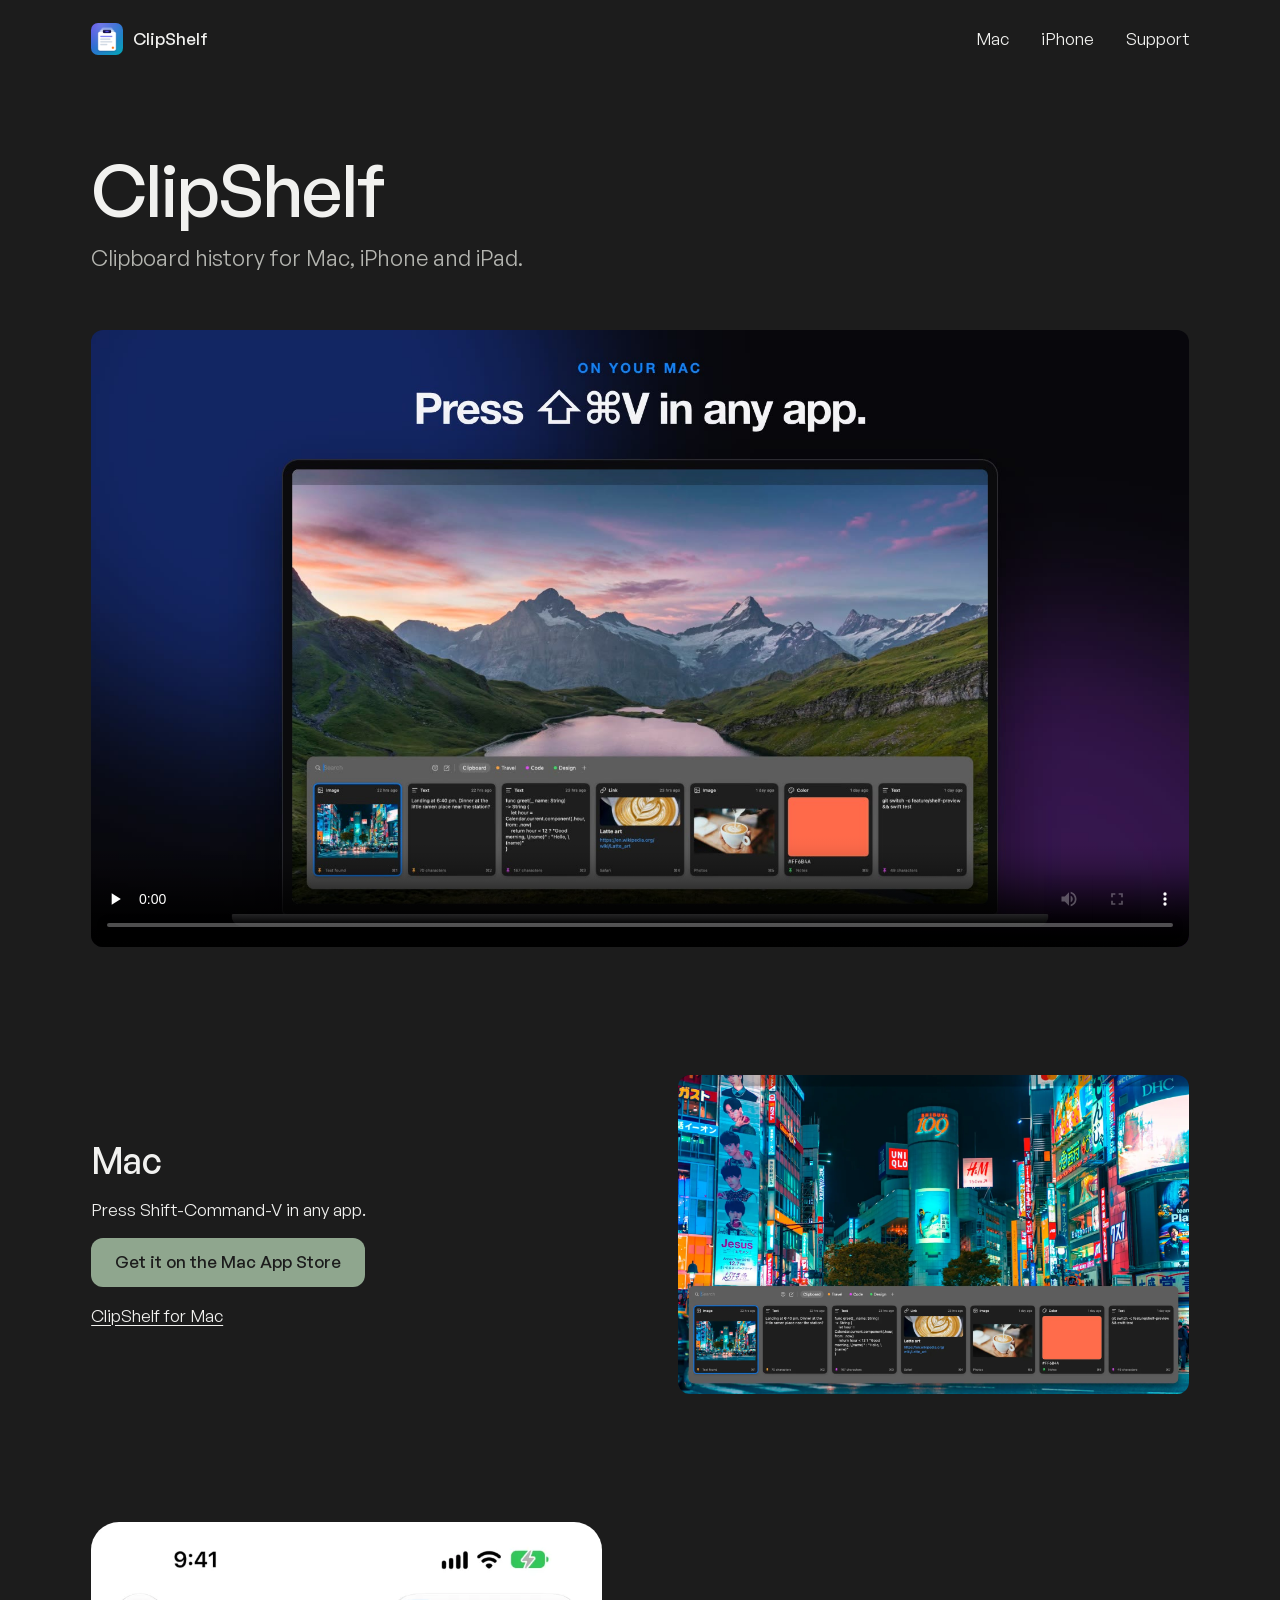
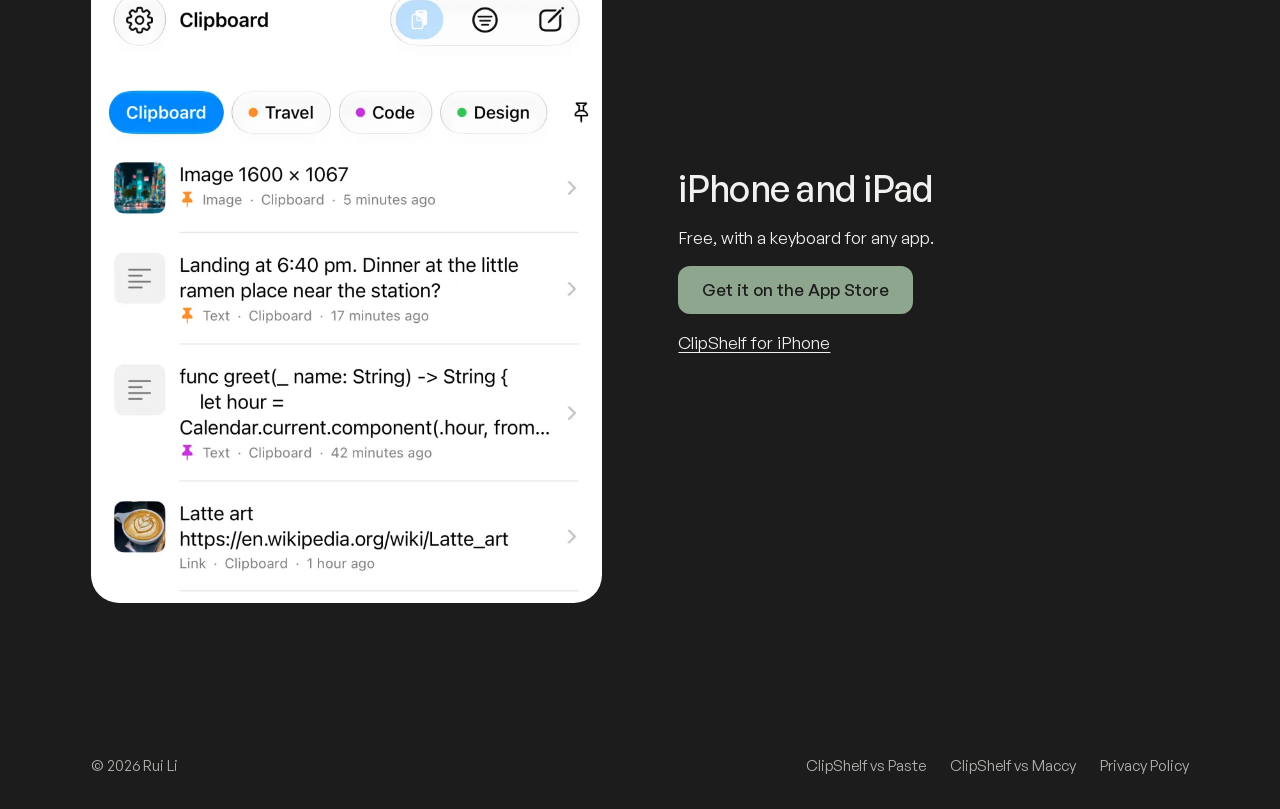
<file: index.html>
<!doctype html>
<html lang="en">
<head>
<meta charset="utf-8">
<meta name="viewport" content="width=device-width, initial-scale=1">
<title>ClipShelf: Clipboard Manager for Mac, iPhone and iPad</title>
<meta name="description" content="ClipShelf keeps everything you copy in a clipboard history you can search. Pin what matters and sync with your own iCloud. No accounts, no ads, no tracking.">
<link rel="canonical" href="https://clipshelfapp.vercel.app/">
<meta name="apple-itunes-app" content="app-id=6823508990">
<meta name="google-site-verification" content="hbIigC22Wnp4jU4ec2b8nRgtxZ_-Vx-WNhSgpIfC3_M">
<meta name="theme-color" content="#1c1c1c">
<meta property="og:type" content="website">
<meta property="og:site_name" content="ClipShelf">
<meta property="og:title" content="ClipShelf: Clipboard Manager for Mac, iPhone and iPad">
<meta property="og:description" content="ClipShelf keeps everything you copy in a clipboard history you can search. Pin what matters and sync with your own iCloud. No accounts, no ads, no tracking.">
<meta property="og:url" content="https://clipshelfapp.vercel.app/">
<meta property="og:image" content="https://clipshelfapp.vercel.app/assets/img/og.jpg">
<meta property="og:image:width" content="1200">
<meta property="og:image:height" content="630">
<meta property="og:image:alt" content="The ClipShelf shelf on a Mac, showing copied images, text, a link and a color as cards.">
<meta name="twitter:card" content="summary_large_image">
<link rel="icon" href="favicon.png" type="image/png">
<link rel="apple-touch-icon" href="apple-touch-icon.png">
<link rel="preload" href="assets/fonts/general-sans-500.woff2" as="font" type="font/woff2" crossorigin>
<link rel="stylesheet" href="assets/site.css">
<script type="application/ld+json">{"@context":"https://schema.org","@graph":[{"@type":"Person","@id":"https://clipshelfapp.vercel.app/#publisher","name":"Rui Li","url":"https://clipshelfapp.vercel.app/"},{"@type":"WebSite","@id":"https://clipshelfapp.vercel.app/#website","url":"https://clipshelfapp.vercel.app/","name":"ClipShelf","publisher":{"@id":"https://clipshelfapp.vercel.app/#publisher"}},{"@type":"MobileApplication","@id":"https://clipshelfapp.vercel.app/iphone#app","name":"ClipShelf for iPhone and iPad","url":"https://clipshelfapp.vercel.app/iphone","downloadUrl":"https://apps.apple.com/app/id6823508990","operatingSystem":"iOS 17 or later, iPadOS 17 or later","applicationCategory":"ProductivityApplication","description":"Clipboard history for iPhone and iPad with pinboards, search, a keyboard and optional iCloud sync.","image":"https://clipshelfapp.vercel.app/assets/img/icon-192.png","screenshot":["https://clipshelfapp.vercel.app/assets/img/iphone-list.webp","https://clipshelfapp.vercel.app/assets/img/ipad.webp"],"offers":{"@type":"Offer","price":"0","priceCurrency":"USD"},"publisher":{"@id":"https://clipshelfapp.vercel.app/#publisher"}},{"@type":"SoftwareApplication","@id":"https://clipshelfapp.vercel.app/mac#app","name":"ClipShelf for Mac","url":"https://clipshelfapp.vercel.app/mac","downloadUrl":"https://apps.apple.com/app/id6823536096","operatingSystem":"macOS 14 or later","applicationCategory":"ProductivityApplication","description":"A clipboard manager for Mac: open your clipboard history with Shift-Command-V, search it, pin items and paste a stack in order.","image":"https://clipshelfapp.vercel.app/assets/img/icon-192.png","screenshot":["https://clipshelfapp.vercel.app/assets/img/mac-mountain.webp","https://clipshelfapp.vercel.app/assets/img/mac-shibuya.webp"],"offers":{"@type":"Offer","price":"0.49","priceCurrency":"USD"},"publisher":{"@id":"https://clipshelfapp.vercel.app/#publisher"}}]}</script>
</head>
<body>
<a class="skip" href="#main">Skip to content</a>
<header class="top">
  <a class="top-mark" href="./"><img src="assets/img/icon-192.png" width="32" height="32" alt=""><span>ClipShelf</span></a>
  <nav class="top-links" aria-label="Main">
    <a href="mac">Mac</a>
    <a href="iphone">iPhone</a>
    <a href="support">Support</a>
  </nav>
</header>
<main id="main">
<section class="hero">
  <h1>ClipShelf</h1>
  <p>Clipboard history for Mac, iPhone and iPad.</p>
  <video controls playsinline preload="none" width="1920" height="1080" poster="assets/img/promo-v1-poster.jpg" aria-label="A 27-second video of ClipShelf on a Mac and an iPhone."><source src="assets/video/promo-v1.mp4" type="video/mp4"></video>
</section>
<section class="split"><div><h2>Mac</h2><p>Press Shift-Command-V in any app.</p><p><a class="button" href="https://apps.apple.com/app/id6823536096">Get it on the Mac App Store</a></p><p><a href="mac">ClipShelf for Mac</a></p></div><img src="assets/img/mac-shibuya.webp" width="1800" height="1125" alt="ClipShelf for Mac open over a photo of Shibuya at night." loading="lazy" decoding="async"></section>
<section class="split flip"><div><h2>iPhone and iPad</h2><p>Free, with a keyboard for any app.</p><p><a class="button" href="https://apps.apple.com/app/id6823508990">Get it on the App Store</a></p><p><a href="iphone">ClipShelf for iPhone</a></p></div><img src="assets/img/iphone-list.webp" width="800" height="1067" alt="ClipShelf on iPhone: a searchable list of copied items with pinboard tabs above it." class="phone" loading="lazy" decoding="async"></section>
</main>
<footer class="foot">
  <span>© 2026 Rui Li</span>
  <span class="foot-links"><a href="vs-paste">ClipShelf vs Paste</a><a href="vs-maccy">ClipShelf vs Maccy</a><a href="privacy">Privacy Policy</a></span>
</footer>
</body>
</html>
</file>
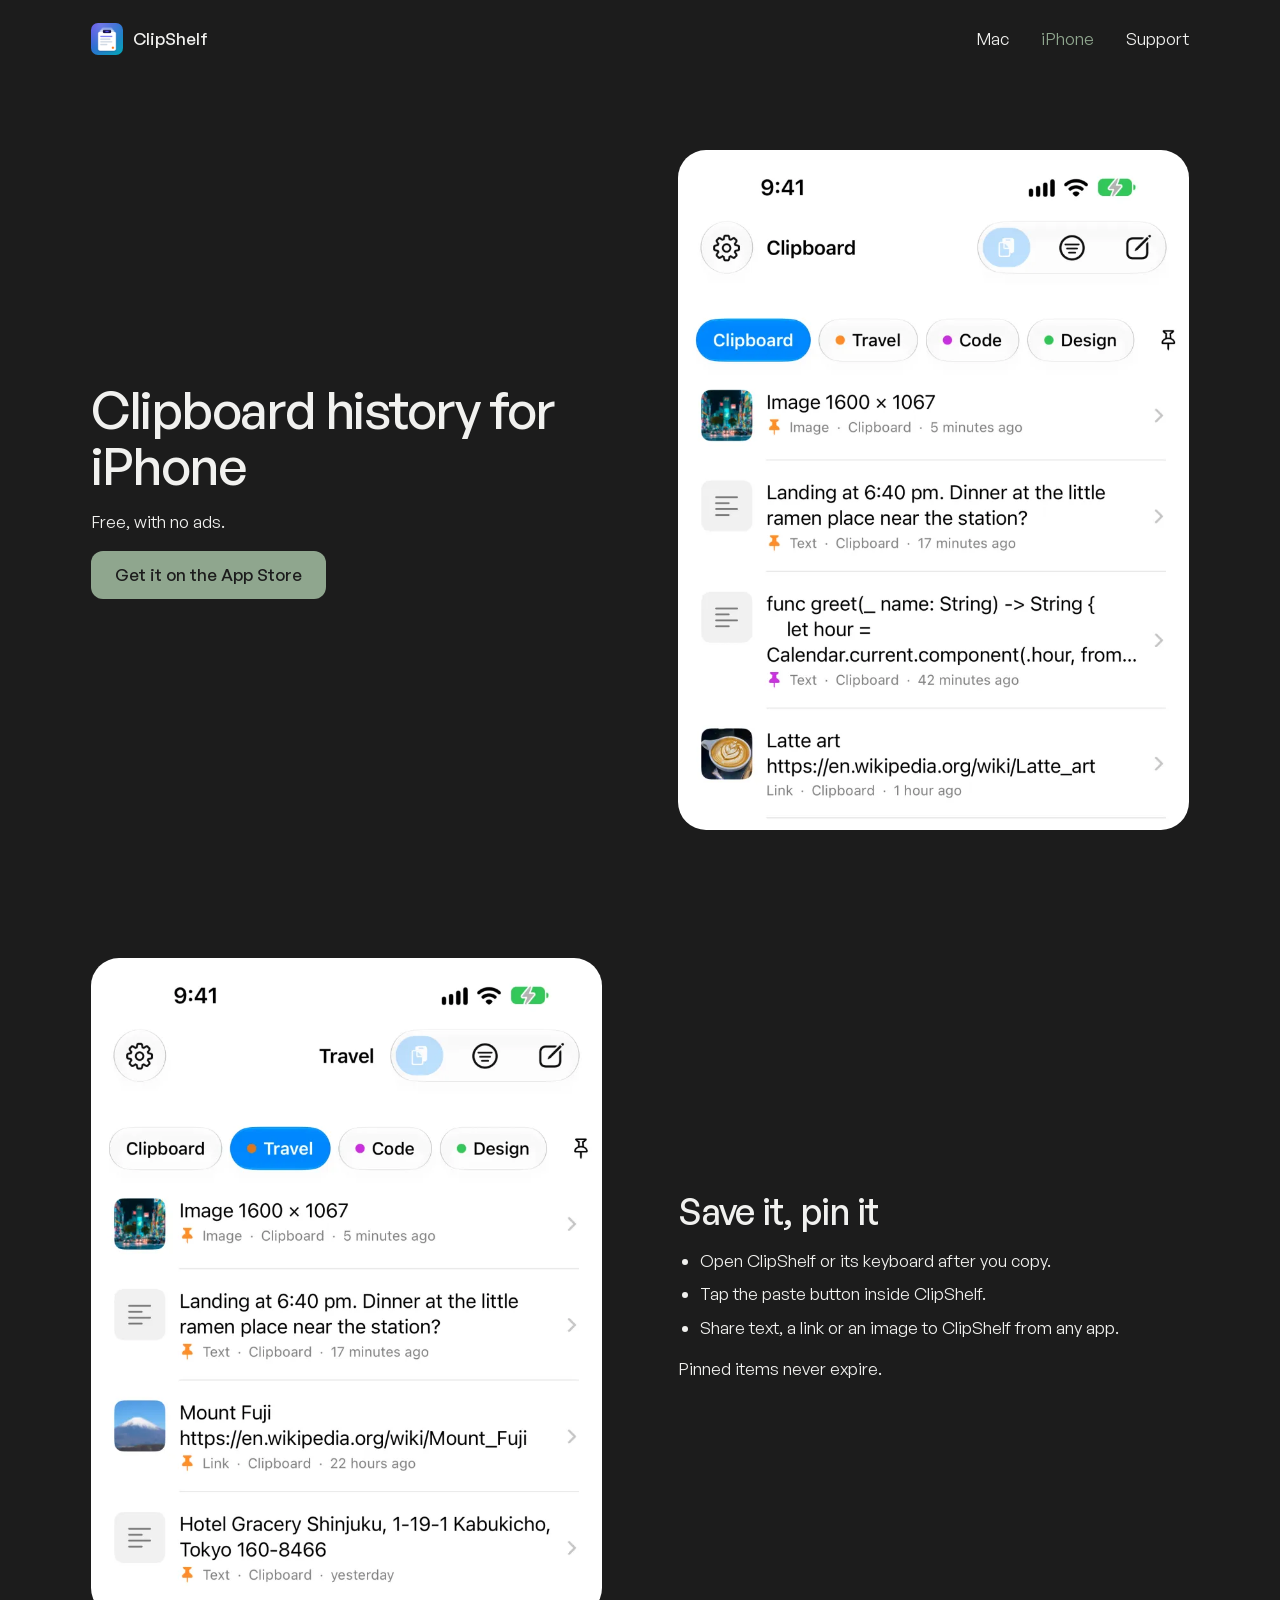
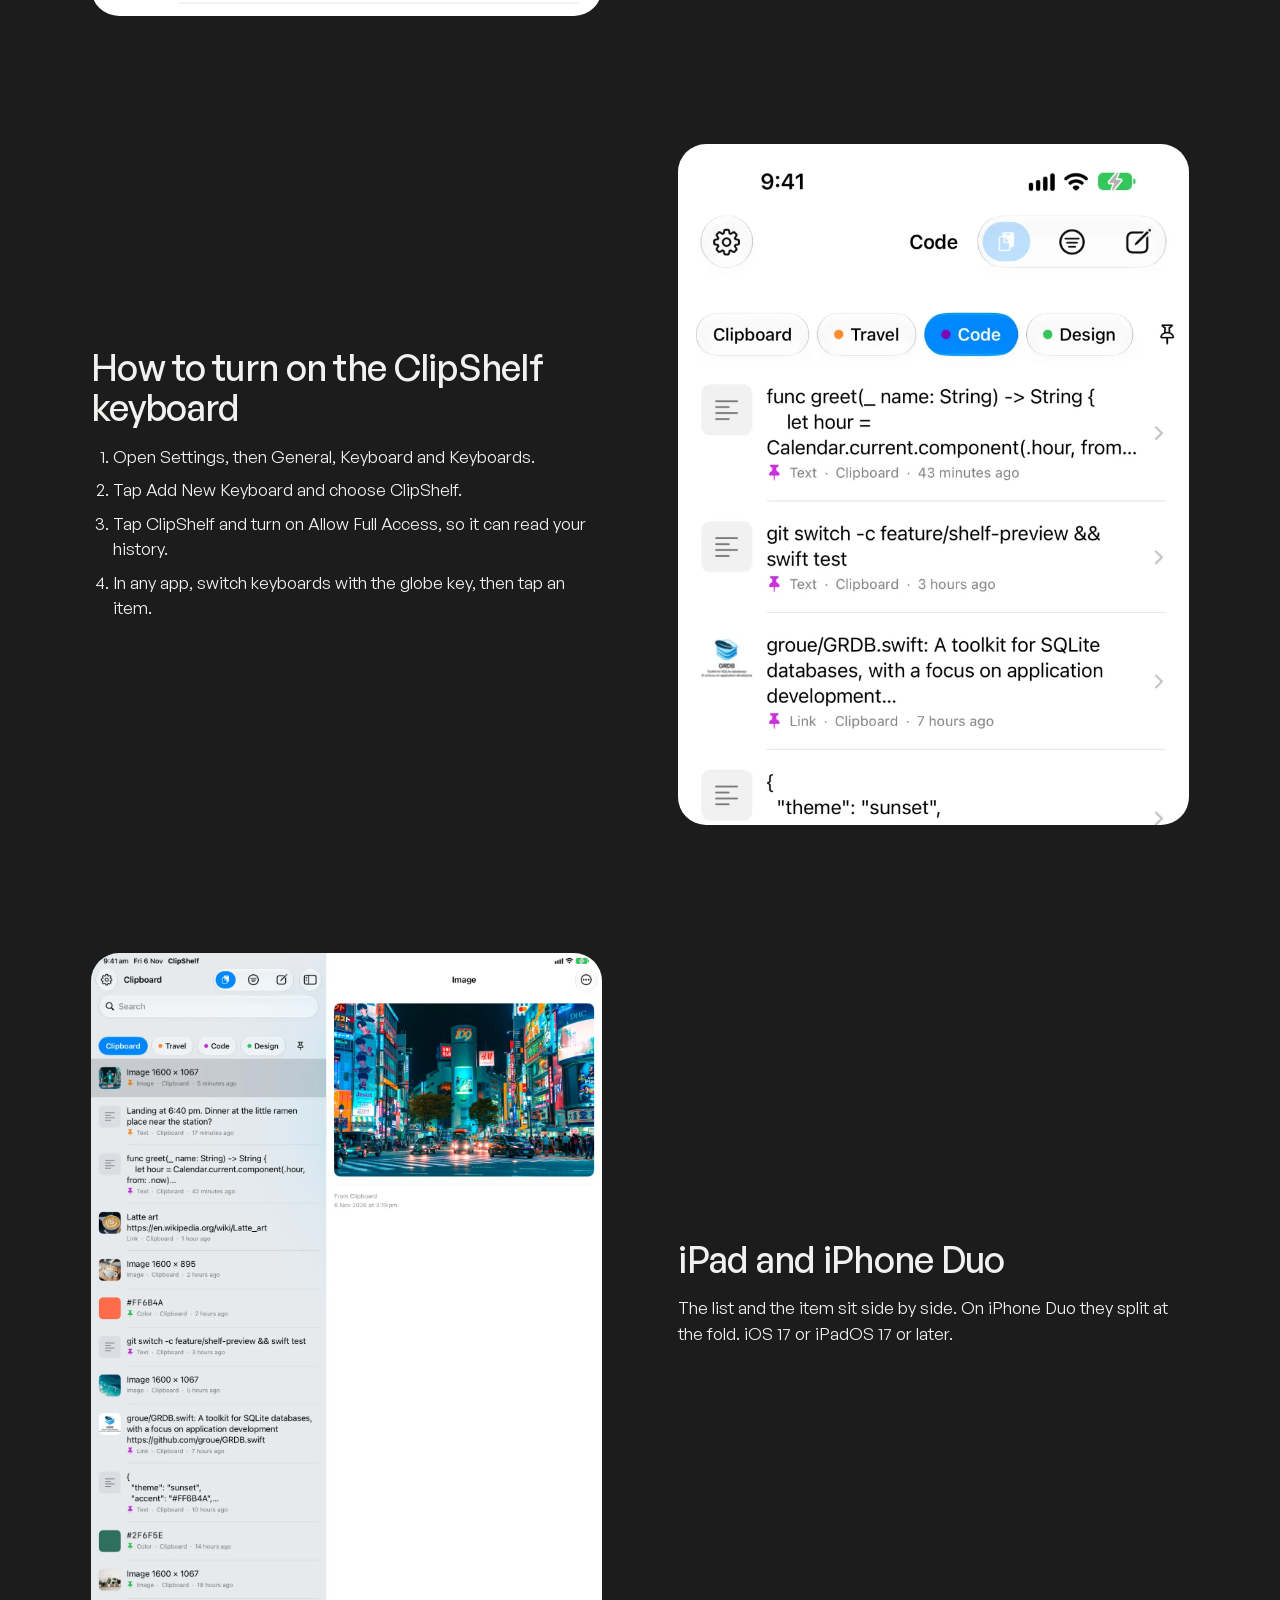
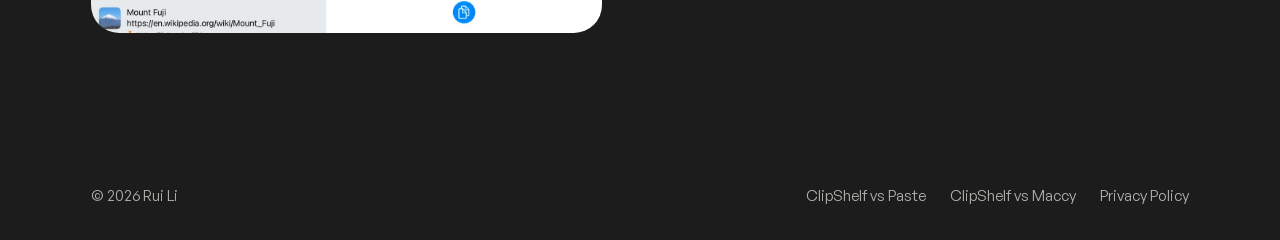
<file: iphone.html>
<!doctype html>
<html lang="en">
<head>
<meta charset="utf-8">
<meta name="viewport" content="width=device-width, initial-scale=1">
<title>ClipShelf for iPhone and iPad: Free Clipboard History App</title>
<meta name="description" content="Keep a clipboard history on iPhone and iPad. Save text, links and images, pin them to boards and type them from the ClipShelf keyboard. Free, with no ads.">
<link rel="canonical" href="https://clipshelfapp.vercel.app/iphone">
<meta name="apple-itunes-app" content="app-id=6823508990">
<meta name="theme-color" content="#1c1c1c">
<meta property="og:type" content="website">
<meta property="og:site_name" content="ClipShelf">
<meta property="og:title" content="ClipShelf for iPhone and iPad: Free Clipboard History App">
<meta property="og:description" content="Keep a clipboard history on iPhone and iPad. Save text, links and images, pin them to boards and type them from the ClipShelf keyboard. Free, with no ads.">
<meta property="og:url" content="https://clipshelfapp.vercel.app/iphone">
<meta property="og:image" content="https://clipshelfapp.vercel.app/assets/img/og.jpg">
<meta property="og:image:width" content="1200">
<meta property="og:image:height" content="630">
<meta property="og:image:alt" content="The ClipShelf shelf on a Mac, showing copied images, text, a link and a color as cards.">
<meta name="twitter:card" content="summary_large_image">
<link rel="icon" href="favicon.png" type="image/png">
<link rel="apple-touch-icon" href="apple-touch-icon.png">
<link rel="preload" href="assets/fonts/general-sans-500.woff2" as="font" type="font/woff2" crossorigin>
<link rel="stylesheet" href="assets/site.css">
<script type="application/ld+json">{"@context":"https://schema.org","@graph":[{"@type":"Person","@id":"https://clipshelfapp.vercel.app/#publisher","name":"Rui Li","url":"https://clipshelfapp.vercel.app/"},{"@type":"MobileApplication","@id":"https://clipshelfapp.vercel.app/iphone#app","name":"ClipShelf for iPhone and iPad","url":"https://clipshelfapp.vercel.app/iphone","downloadUrl":"https://apps.apple.com/app/id6823508990","operatingSystem":"iOS 17 or later, iPadOS 17 or later","applicationCategory":"ProductivityApplication","description":"Clipboard history for iPhone and iPad with pinboards, search, a keyboard and optional iCloud sync.","image":"https://clipshelfapp.vercel.app/assets/img/icon-192.png","screenshot":["https://clipshelfapp.vercel.app/assets/img/iphone-list.webp","https://clipshelfapp.vercel.app/assets/img/ipad.webp"],"offers":{"@type":"Offer","price":"0","priceCurrency":"USD"},"publisher":{"@id":"https://clipshelfapp.vercel.app/#publisher"}},{"@type":"BreadcrumbList","itemListElement":[{"@type":"ListItem","position":1,"name":"ClipShelf","item":"https://clipshelfapp.vercel.app/"},{"@type":"ListItem","position":2,"name":"ClipShelf for iPhone and iPad","item":"https://clipshelfapp.vercel.app/iphone"}]}]}</script>
</head>
<body>
<a class="skip" href="#main">Skip to content</a>
<header class="top">
  <a class="top-mark" href="./"><img src="assets/img/icon-192.png" width="32" height="32" alt=""><span>ClipShelf</span></a>
  <nav class="top-links" aria-label="Main">
    <a href="mac">Mac</a>
    <a href="iphone" aria-current="page">iPhone</a>
    <a href="support">Support</a>
  </nav>
</header>
<main id="main">
<section class="split"><div><h1>Clipboard history for iPhone</h1><p>Free, with no ads.</p><p><a class="button" href="https://apps.apple.com/app/id6823508990">Get it on the App Store</a></p></div><img src="assets/img/iphone-list.webp" width="800" height="1067" alt="ClipShelf on iPhone with a list of copied items and pinboard tabs." class="phone" fetchpriority="high" decoding="async"></section>
<section class="split flip"><div><h2>Save it, pin it</h2><ul><li>Open ClipShelf or its keyboard after you copy.</li><li>Tap the paste button inside ClipShelf.</li><li>Share text, a link or an image to ClipShelf from any app.</li></ul><p>Pinned items never expire.</p></div><img src="assets/img/iphone-travel.webp" width="800" height="1030" alt="A Travel pinboard with a photo, a message, a link and a hotel address." class="phone" loading="lazy" decoding="async"></section>
<section class="split"><div><h2>How to turn on the ClipShelf keyboard</h2><ol><li>Open Settings, then General, Keyboard and Keyboards.</li><li>Tap Add New Keyboard and choose ClipShelf.</li><li>Tap ClipShelf and turn on Allow Full Access, so it can read your history.</li><li>In any app, switch keyboards with the globe key, then tap an item.</li></ol></div><img src="assets/img/iphone-code.webp" width="800" height="1067" alt="A Code pinboard on iPhone with code, a git command, a link and JSON." class="phone" loading="lazy" decoding="async"></section>
<section class="split flip"><div><h2 id="ipad">iPad and iPhone Duo</h2><p>The list and the item sit side by side. On iPhone Duo they split at the fold. iOS 17 or iPadOS 17 or later.</p></div><img src="assets/img/ipad.webp" width="1400" height="1867" alt="ClipShelf on iPad, with the list and the selected item side by side." class="phone" loading="lazy" decoding="async"></section>
</main>
<footer class="foot">
  <span>© 2026 Rui Li</span>
  <span class="foot-links"><a href="vs-paste">ClipShelf vs Paste</a><a href="vs-maccy">ClipShelf vs Maccy</a><a href="privacy">Privacy Policy</a></span>
</footer>
</body>
</html>
</file>
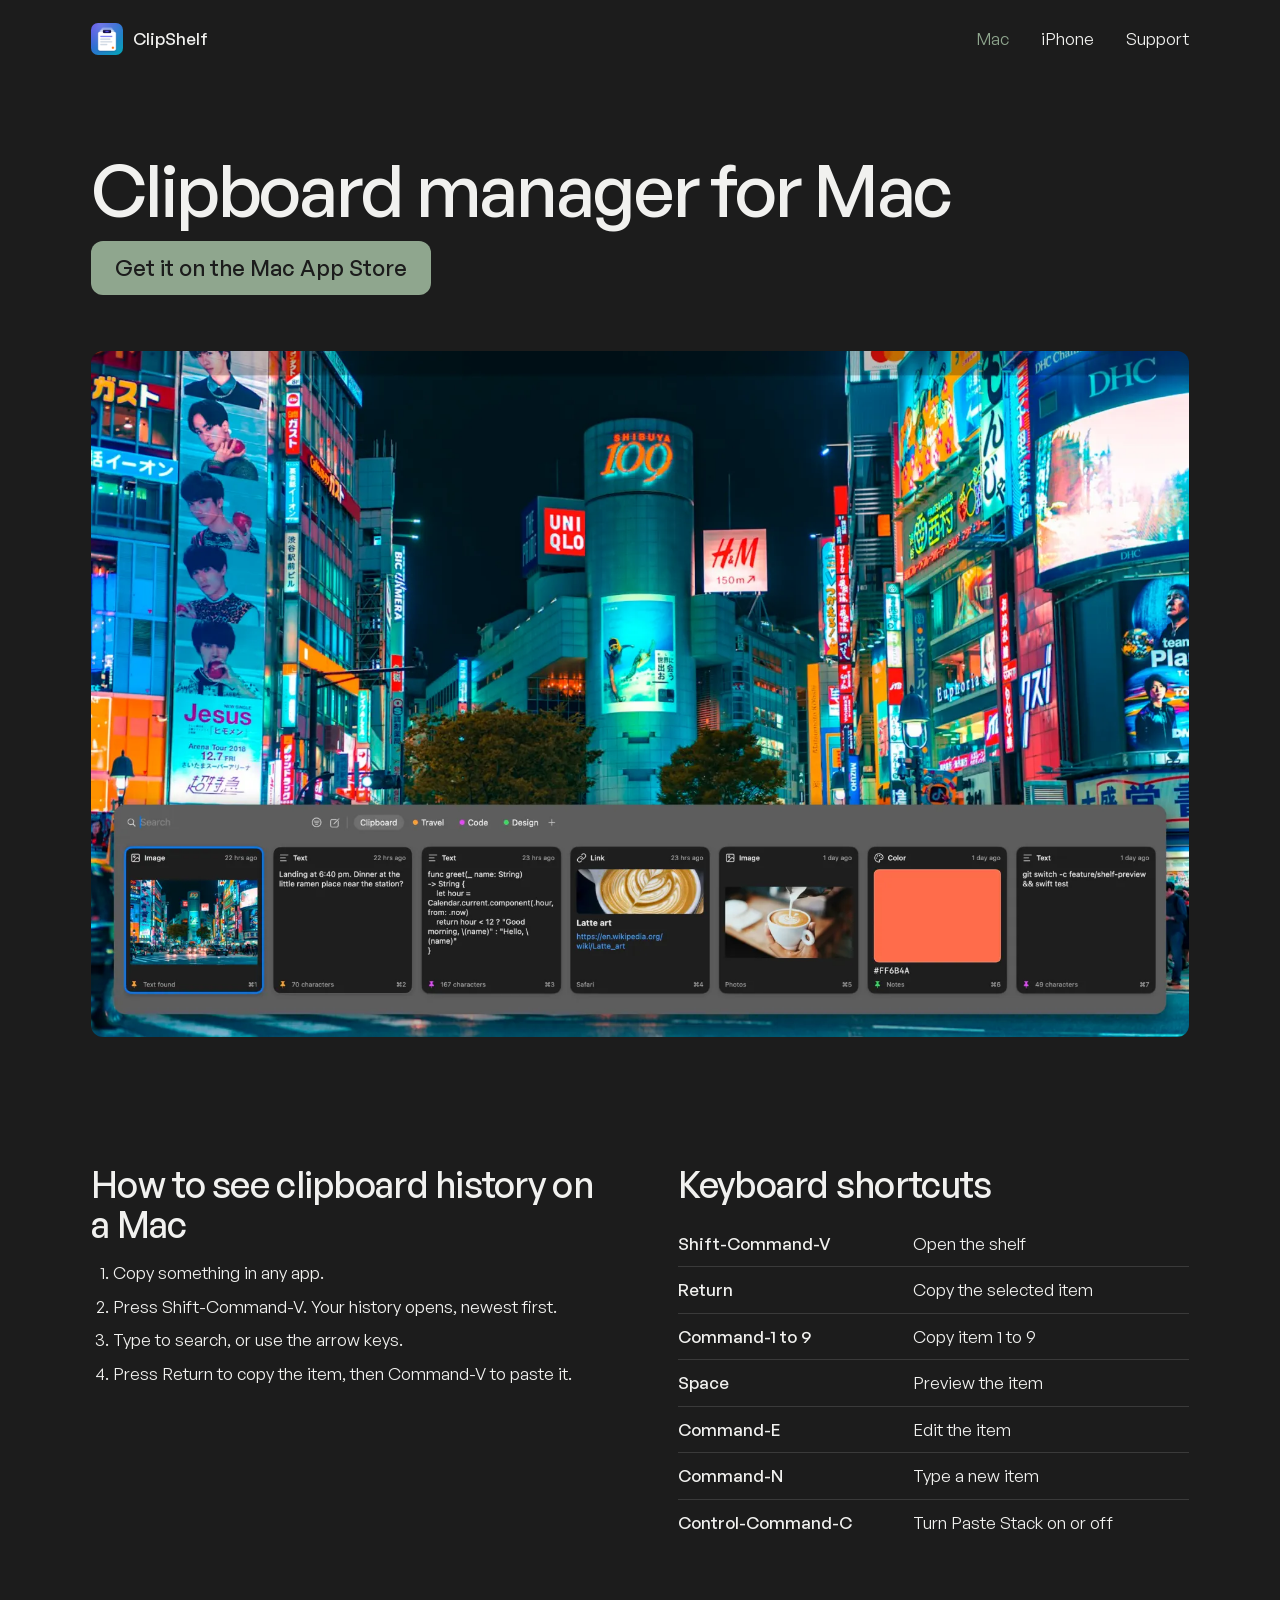
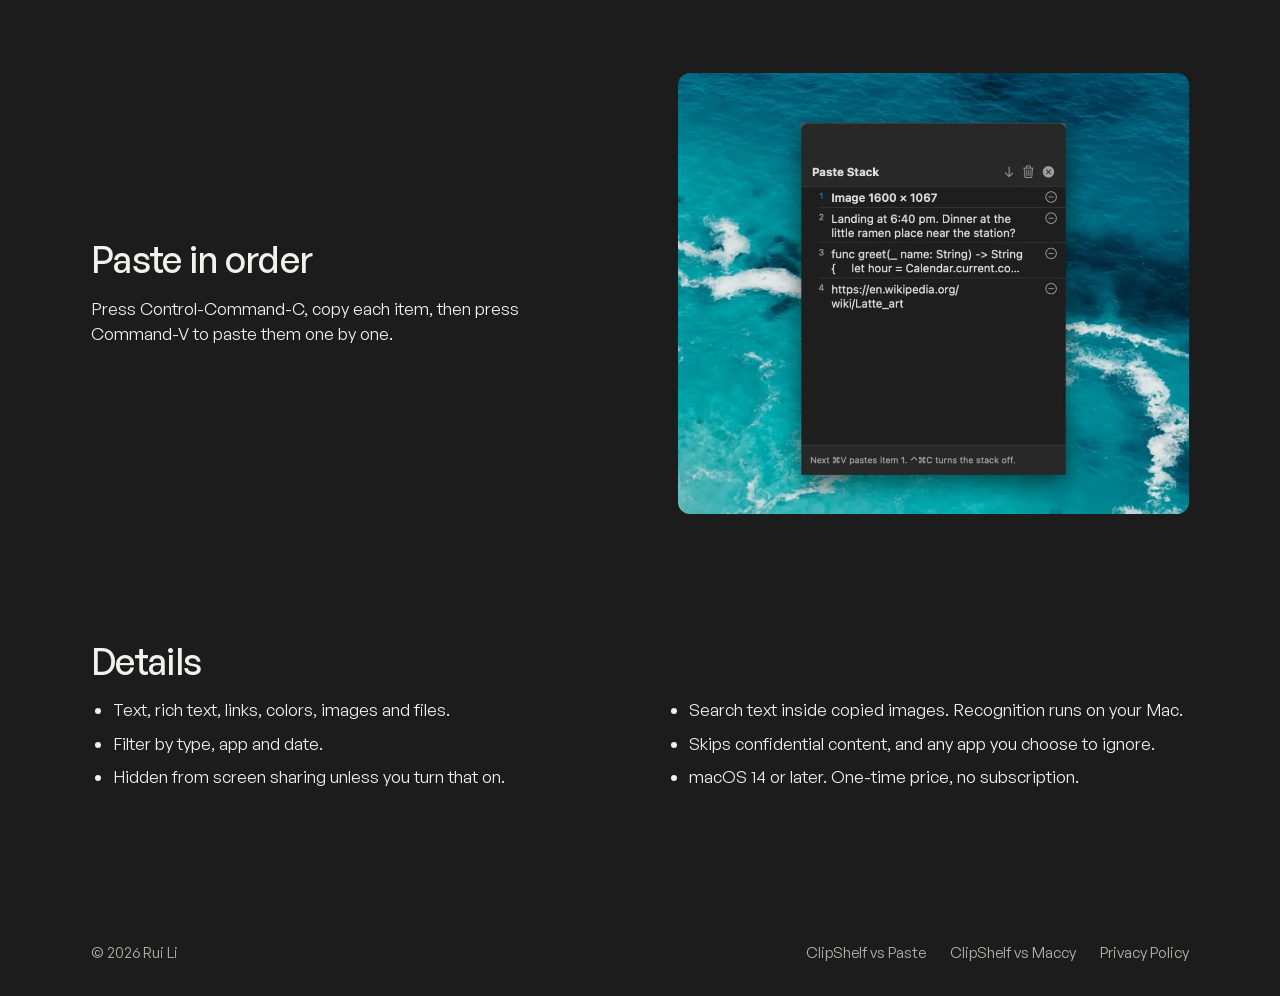
<file: mac.html>
<!doctype html>
<html lang="en">
<head>
<meta charset="utf-8">
<meta name="viewport" content="width=device-width, initial-scale=1">
<title>ClipShelf for Mac: Clipboard Manager and History for macOS</title>
<meta name="description" content="A clipboard manager for Mac. Press Shift-Command-V to open your clipboard history, search it, pin items and paste a stack in order. No accounts or tracking.">
<link rel="canonical" href="https://clipshelfapp.vercel.app/mac">
<meta name="theme-color" content="#1c1c1c">
<meta property="og:type" content="website">
<meta property="og:site_name" content="ClipShelf">
<meta property="og:title" content="ClipShelf for Mac: Clipboard Manager and History for macOS">
<meta property="og:description" content="A clipboard manager for Mac. Press Shift-Command-V to open your clipboard history, search it, pin items and paste a stack in order. No accounts or tracking.">
<meta property="og:url" content="https://clipshelfapp.vercel.app/mac">
<meta property="og:image" content="https://clipshelfapp.vercel.app/assets/img/og.jpg">
<meta property="og:image:width" content="1200">
<meta property="og:image:height" content="630">
<meta property="og:image:alt" content="The ClipShelf shelf on a Mac, showing copied images, text, a link and a color as cards.">
<meta name="twitter:card" content="summary_large_image">
<link rel="icon" href="favicon.png" type="image/png">
<link rel="apple-touch-icon" href="apple-touch-icon.png">
<link rel="preload" href="assets/fonts/general-sans-500.woff2" as="font" type="font/woff2" crossorigin>
<link rel="stylesheet" href="assets/site.css">
<script type="application/ld+json">{"@context":"https://schema.org","@graph":[{"@type":"Person","@id":"https://clipshelfapp.vercel.app/#publisher","name":"Rui Li","url":"https://clipshelfapp.vercel.app/"},{"@type":"SoftwareApplication","@id":"https://clipshelfapp.vercel.app/mac#app","name":"ClipShelf for Mac","url":"https://clipshelfapp.vercel.app/mac","downloadUrl":"https://apps.apple.com/app/id6823536096","operatingSystem":"macOS 14 or later","applicationCategory":"ProductivityApplication","description":"A clipboard manager for Mac: open your clipboard history with Shift-Command-V, search it, pin items and paste a stack in order.","image":"https://clipshelfapp.vercel.app/assets/img/icon-192.png","screenshot":["https://clipshelfapp.vercel.app/assets/img/mac-mountain.webp","https://clipshelfapp.vercel.app/assets/img/mac-shibuya.webp"],"offers":{"@type":"Offer","price":"0.49","priceCurrency":"USD"},"publisher":{"@id":"https://clipshelfapp.vercel.app/#publisher"}},{"@type":"BreadcrumbList","itemListElement":[{"@type":"ListItem","position":1,"name":"ClipShelf","item":"https://clipshelfapp.vercel.app/"},{"@type":"ListItem","position":2,"name":"ClipShelf for Mac","item":"https://clipshelfapp.vercel.app/mac"}]}]}</script>
</head>
<body>
<a class="skip" href="#main">Skip to content</a>
<header class="top">
  <a class="top-mark" href="./"><img src="assets/img/icon-192.png" width="32" height="32" alt=""><span>ClipShelf</span></a>
  <nav class="top-links" aria-label="Main">
    <a href="mac" aria-current="page">Mac</a>
    <a href="iphone">iPhone</a>
    <a href="support">Support</a>
  </nav>
</header>
<main id="main">
<section class="hero">
  <h1>Clipboard manager for Mac</h1>
  <p><a class="button" href="https://apps.apple.com/app/id6823536096">Get it on the Mac App Store</a></p>
  <img src="assets/img/mac-shibuya.webp" width="1800" height="1125" alt="ClipShelf for Mac open at the bottom of the screen, showing copied items as cards." fetchpriority="high" decoding="async">
</section>
<section class="columns">
  <div><h2>How to see clipboard history on a Mac</h2><ol><li>Copy something in any app.</li><li>Press Shift-Command-V. Your history opens, newest first.</li><li>Type to search, or use the arrow keys.</li><li>Press Return to copy the item, then Command-V to paste it.</li></ol></div>
  <div><h2>Keyboard shortcuts</h2><table>
    <tr><th scope="row">Shift-Command-V</th><td>Open the shelf</td></tr>
    <tr><th scope="row">Return</th><td>Copy the selected item</td></tr>
    <tr><th scope="row">Command-1 to 9</th><td>Copy item 1 to 9</td></tr>
    <tr><th scope="row">Space</th><td>Preview the item</td></tr>
    <tr><th scope="row">Command-E</th><td>Edit the item</td></tr>
    <tr><th scope="row">Command-N</th><td>Type a new item</td></tr>
    <tr><th scope="row">Control-Command-C</th><td>Turn Paste Stack on or off</td></tr>
  </table></div>
</section>
<section class="split"><div><h2>Paste in order</h2><p>Press Control-Command-C, copy each item, then press Command-V to paste them one by one.</p></div><img src="assets/img/mac-stack.webp" width="1000" height="862" alt="The Paste Stack panel with four items waiting to be pasted in order." loading="lazy" decoding="async"></section>
<section class="plain"><h2>Details</h2><ul><li>Text, rich text, links, colors, images and files.</li><li>Search text inside copied images. Recognition runs on your Mac.</li><li>Filter by type, app and date.</li><li>Skips confidential content, and any app you choose to ignore.</li><li>Hidden from screen sharing unless you turn that on.</li><li>macOS 14 or later. One-time price, no subscription.</li></ul></section>
</main>
<footer class="foot">
  <span>© 2026 Rui Li</span>
  <span class="foot-links"><a href="vs-paste">ClipShelf vs Paste</a><a href="vs-maccy">ClipShelf vs Maccy</a><a href="privacy">Privacy Policy</a></span>
</footer>
</body>
</html>
</file>
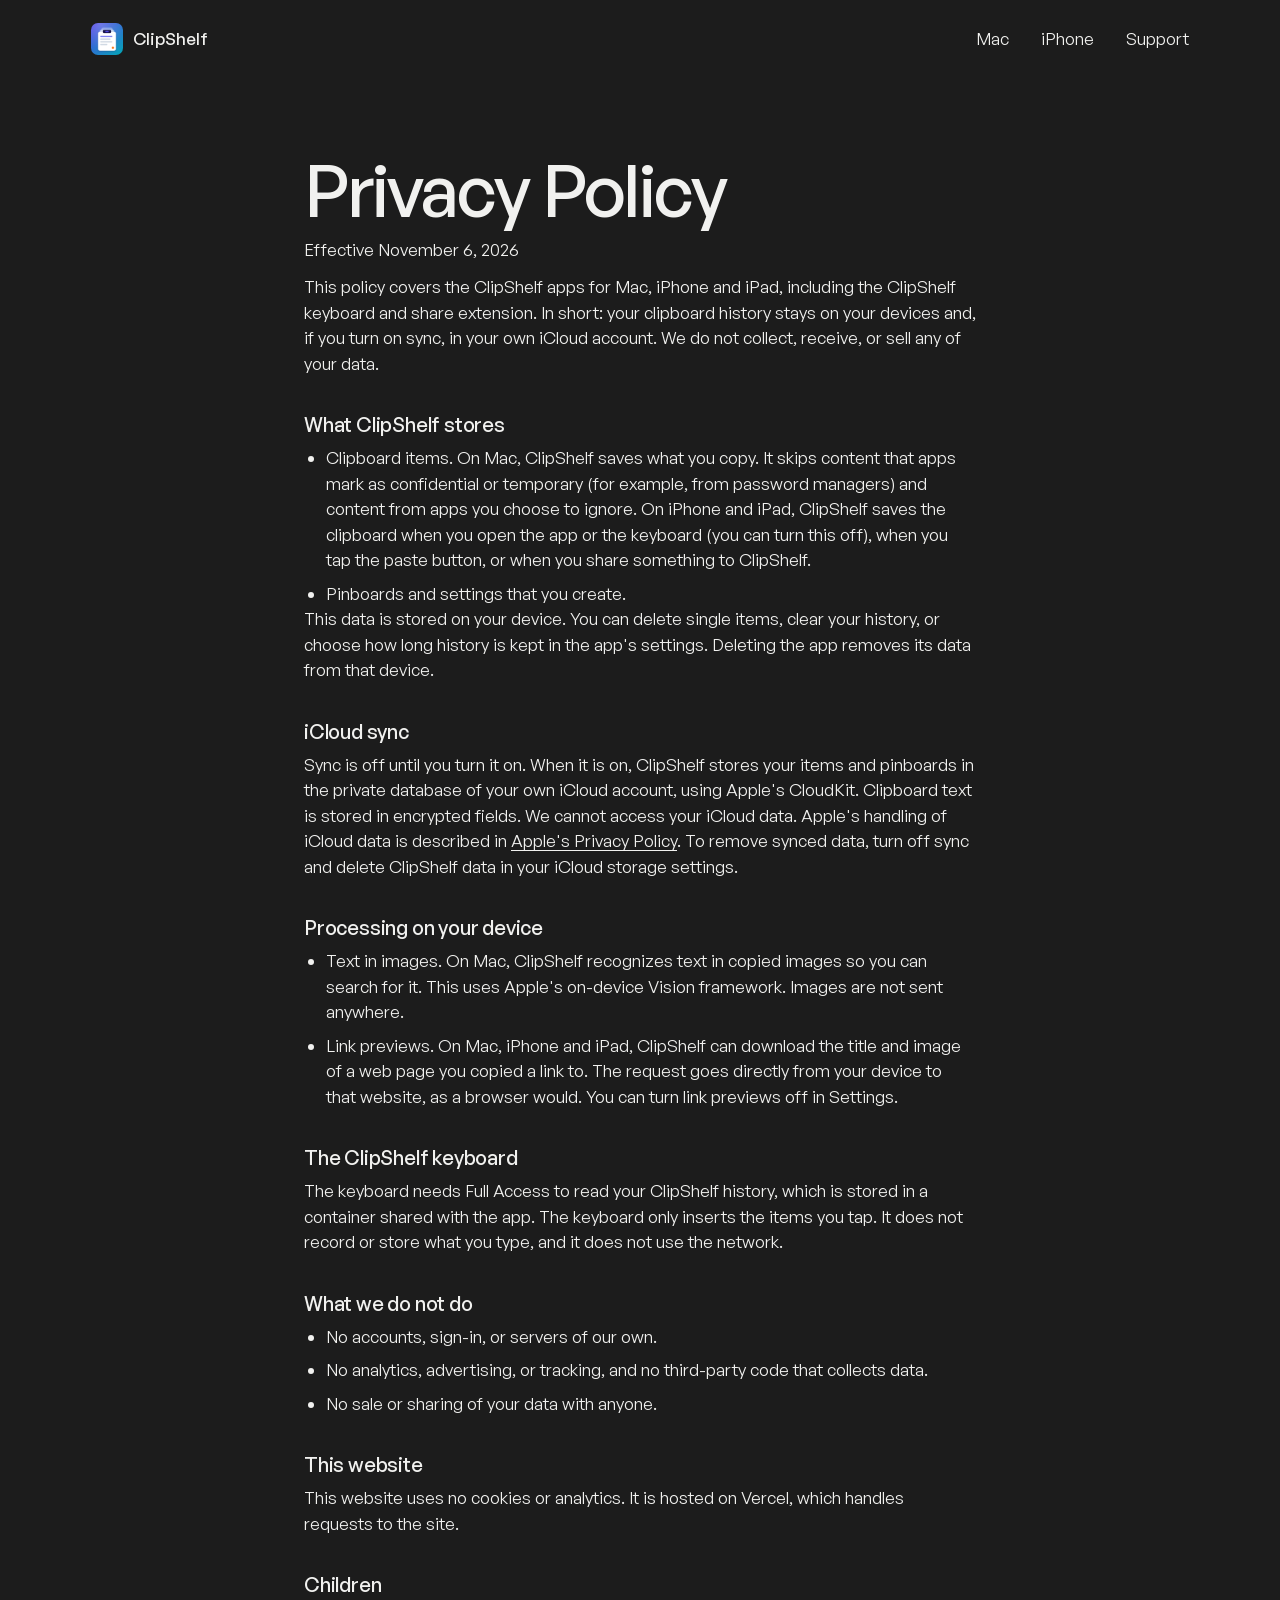
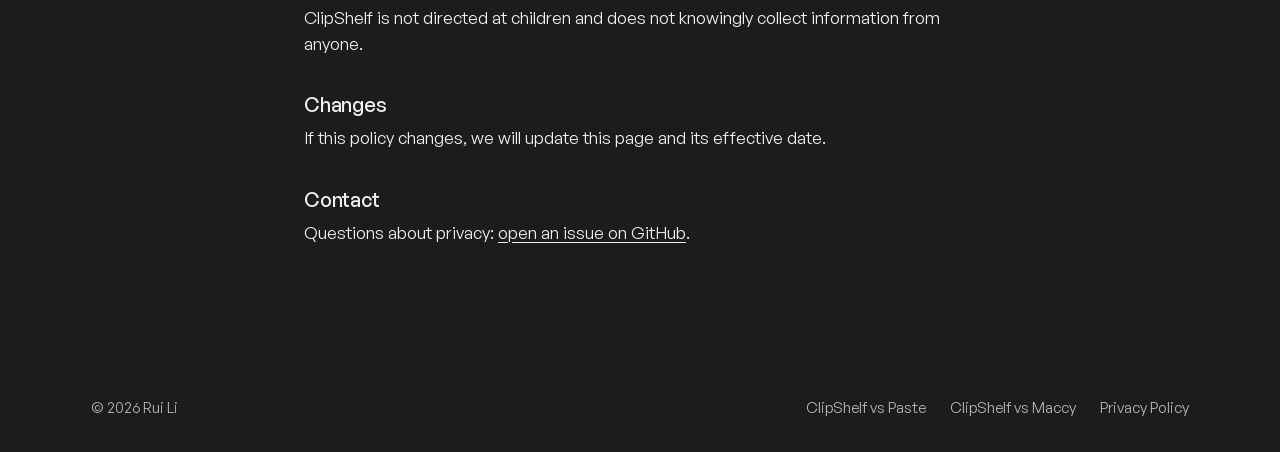
<file: privacy.html>
<!doctype html>
<html lang="en">
<head>
<meta charset="utf-8">
<meta name="viewport" content="width=device-width, initial-scale=1">
<title>ClipShelf Privacy Policy</title>
<meta name="description" content="ClipShelf stores your clipboard history on your devices and, if you turn on sync, in your own iCloud. No accounts, analytics, advertising or tracking.">
<link rel="canonical" href="https://clipshelfapp.vercel.app/privacy">
<meta name="theme-color" content="#1c1c1c">
<meta property="og:type" content="website">
<meta property="og:site_name" content="ClipShelf">
<meta property="og:title" content="ClipShelf Privacy Policy">
<meta property="og:description" content="ClipShelf stores your clipboard history on your devices and, if you turn on sync, in your own iCloud. No accounts, analytics, advertising or tracking.">
<meta property="og:url" content="https://clipshelfapp.vercel.app/privacy">
<meta property="og:image" content="https://clipshelfapp.vercel.app/assets/img/og.jpg">
<meta property="og:image:width" content="1200">
<meta property="og:image:height" content="630">
<meta property="og:image:alt" content="The ClipShelf shelf on a Mac, showing copied images, text, a link and a color as cards.">
<meta name="twitter:card" content="summary_large_image">
<link rel="icon" href="favicon.png" type="image/png">
<link rel="apple-touch-icon" href="apple-touch-icon.png">
<link rel="preload" href="assets/fonts/general-sans-500.woff2" as="font" type="font/woff2" crossorigin>
<link rel="stylesheet" href="assets/site.css">
<script type="application/ld+json">{"@context":"https://schema.org","@graph":[{"@type":"Person","@id":"https://clipshelfapp.vercel.app/#publisher","name":"Rui Li","url":"https://clipshelfapp.vercel.app/"},{"@type":"BreadcrumbList","itemListElement":[{"@type":"ListItem","position":1,"name":"ClipShelf","item":"https://clipshelfapp.vercel.app/"},{"@type":"ListItem","position":2,"name":"Privacy Policy","item":"https://clipshelfapp.vercel.app/privacy"}]}]}</script>
</head>
<body>
<a class="skip" href="#main">Skip to content</a>
<header class="top">
  <a class="top-mark" href="./"><img src="assets/img/icon-192.png" width="32" height="32" alt=""><span>ClipShelf</span></a>
  <nav class="top-links" aria-label="Main">
    <a href="mac">Mac</a>
    <a href="iphone">iPhone</a>
    <a href="support">Support</a>
  </nav>
</header>
<main id="main">
<article class="doc">
  <h1>Privacy Policy</h1>
  <p>Effective November 6, 2026</p>
  <p>This policy covers the ClipShelf apps for Mac, iPhone and iPad, including the ClipShelf keyboard and share extension. In short: your clipboard history stays on your devices and, if you turn on sync, in your own iCloud account. We do not collect, receive, or sell any of your data.</p>
  <h2>What ClipShelf stores</h2>
  <ul>
    <li>Clipboard items. On Mac, ClipShelf saves what you copy. It skips content that apps mark as confidential or temporary (for example, from password managers) and content from apps you choose to ignore. On iPhone and iPad, ClipShelf saves the clipboard when you open the app or the keyboard (you can turn this off), when you tap the paste button, or when you share something to ClipShelf.</li>
    <li>Pinboards and settings that you create.</li>
  </ul>
  <p>This data is stored on your device. You can delete single items, clear your history, or choose how long history is kept in the app's settings. Deleting the app removes its data from that device.</p>
  <h2>iCloud sync</h2>
  <p>Sync is off until you turn it on. When it is on, ClipShelf stores your items and pinboards in the private database of your own iCloud account, using Apple's CloudKit. Clipboard text is stored in encrypted fields. We cannot access your iCloud data. Apple's handling of iCloud data is described in <a href="https://www.apple.com/legal/privacy/">Apple's Privacy Policy</a>. To remove synced data, turn off sync and delete ClipShelf data in your iCloud storage settings.</p>
  <h2>Processing on your device</h2>
  <ul>
    <li>Text in images. On Mac, ClipShelf recognizes text in copied images so you can search for it. This uses Apple's on-device Vision framework. Images are not sent anywhere.</li>
    <li>Link previews. On Mac, iPhone and iPad, ClipShelf can download the title and image of a web page you copied a link to. The request goes directly from your device to that website, as a browser would. You can turn link previews off in Settings.</li>
  </ul>
  <h2>The ClipShelf keyboard</h2>
  <p>The keyboard needs Full Access to read your ClipShelf history, which is stored in a container shared with the app. The keyboard only inserts the items you tap. It does not record or store what you type, and it does not use the network.</p>
  <h2>What we do not do</h2>
  <ul>
    <li>No accounts, sign-in, or servers of our own.</li>
    <li>No analytics, advertising, or tracking, and no third-party code that collects data.</li>
    <li>No sale or sharing of your data with anyone.</li>
  </ul>
  <h2>This website</h2>
  <p>This website uses no cookies or analytics. It is hosted on Vercel, which handles requests to the site.</p>
  <h2>Children</h2>
  <p>ClipShelf is not directed at children and does not knowingly collect information from anyone.</p>
  <h2>Changes</h2>
  <p>If this policy changes, we will update this page and its effective date.</p>
  <h2>Contact</h2>
  <p>Questions about privacy: <a href="https://github.com/RyanLii/clipshelf-site/issues">open an issue on GitHub</a>.</p>
</article>
</main>
<footer class="foot">
  <span>© 2026 Rui Li</span>
  <span class="foot-links"><a href="vs-paste">ClipShelf vs Paste</a><a href="vs-maccy">ClipShelf vs Maccy</a><a href="privacy">Privacy Policy</a></span>
</footer>
</body>
</html>
</file>
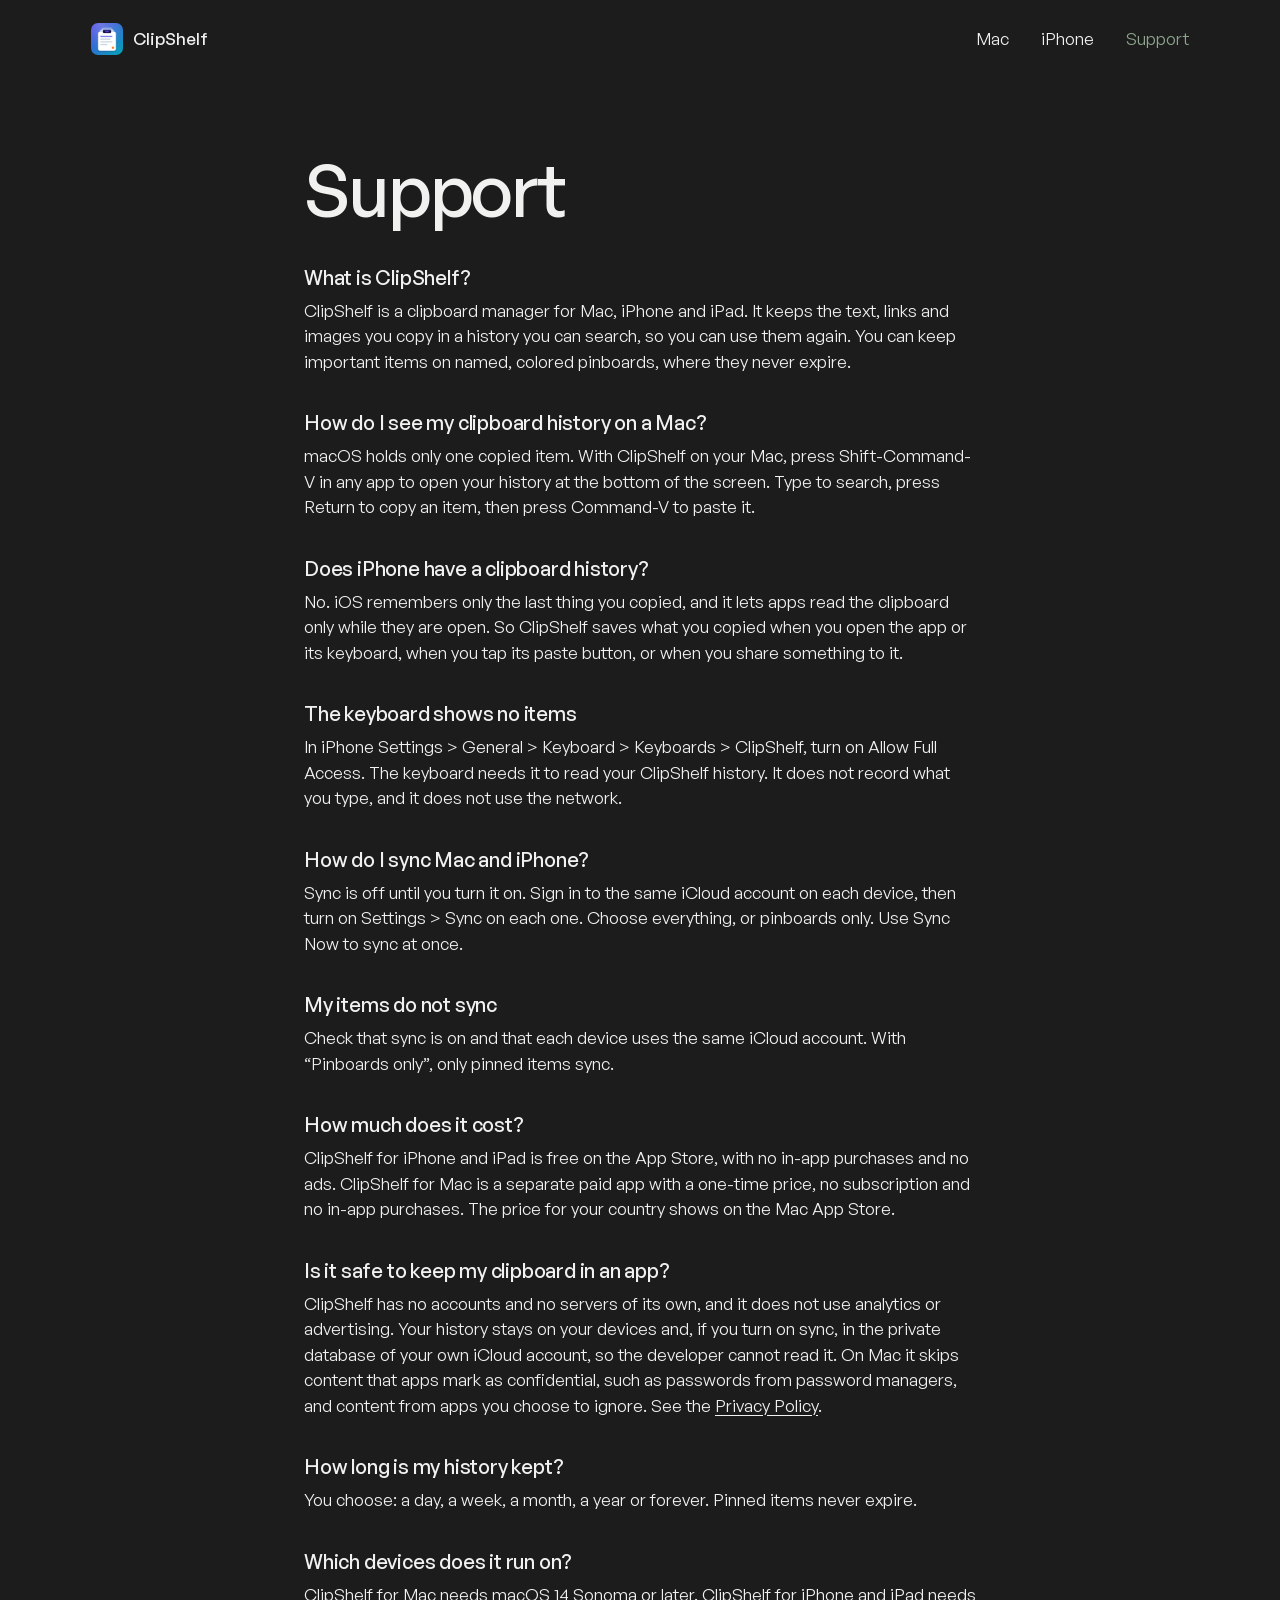
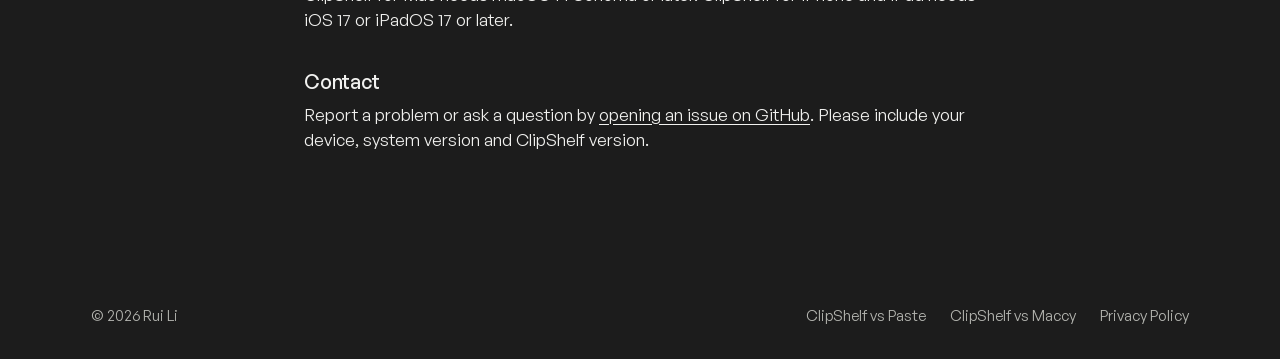
<file: support.html>
<!doctype html>
<html lang="en">
<head>
<meta charset="utf-8">
<meta name="viewport" content="width=device-width, initial-scale=1">
<title>ClipShelf Support: Sync, Keyboard and Paste Help</title>
<meta name="description" content="Get help with ClipShelf for Mac, iPhone and iPad: fix sync between devices, turn on the keyboard, save what you copied, and contact support.">
<link rel="canonical" href="https://clipshelfapp.vercel.app/support">
<meta name="theme-color" content="#1c1c1c">
<meta property="og:type" content="website">
<meta property="og:site_name" content="ClipShelf">
<meta property="og:title" content="ClipShelf Support: Sync, Keyboard and Paste Help">
<meta property="og:description" content="Get help with ClipShelf for Mac, iPhone and iPad: fix sync between devices, turn on the keyboard, save what you copied, and contact support.">
<meta property="og:url" content="https://clipshelfapp.vercel.app/support">
<meta property="og:image" content="https://clipshelfapp.vercel.app/assets/img/og.jpg">
<meta property="og:image:width" content="1200">
<meta property="og:image:height" content="630">
<meta property="og:image:alt" content="The ClipShelf shelf on a Mac, showing copied images, text, a link and a color as cards.">
<meta name="twitter:card" content="summary_large_image">
<link rel="icon" href="favicon.png" type="image/png">
<link rel="apple-touch-icon" href="apple-touch-icon.png">
<link rel="preload" href="assets/fonts/general-sans-500.woff2" as="font" type="font/woff2" crossorigin>
<link rel="stylesheet" href="assets/site.css">
<script type="application/ld+json">{"@context":"https://schema.org","@graph":[{"@type":"Person","@id":"https://clipshelfapp.vercel.app/#publisher","name":"Rui Li","url":"https://clipshelfapp.vercel.app/"},{"@type":"BreadcrumbList","itemListElement":[{"@type":"ListItem","position":1,"name":"ClipShelf","item":"https://clipshelfapp.vercel.app/"},{"@type":"ListItem","position":2,"name":"Support","item":"https://clipshelfapp.vercel.app/support"}]}]}</script>
</head>
<body>
<a class="skip" href="#main">Skip to content</a>
<header class="top">
  <a class="top-mark" href="./"><img src="assets/img/icon-192.png" width="32" height="32" alt=""><span>ClipShelf</span></a>
  <nav class="top-links" aria-label="Main">
    <a href="mac">Mac</a>
    <a href="iphone">iPhone</a>
    <a href="support" aria-current="page">Support</a>
  </nav>
</header>
<main id="main">
<article class="doc">
  <h1>Support</h1>
  <h2>What is ClipShelf?</h2>
  <p>ClipShelf is a clipboard manager for Mac, iPhone and iPad. It keeps the text, links and images you copy in a history you can search, so you can use them again. You can keep important items on named, colored pinboards, where they never expire.</p>
  <h2>How do I see my clipboard history on a Mac?</h2>
  <p>macOS holds only one copied item. With ClipShelf on your Mac, press Shift-Command-V in any app to open your history at the bottom of the screen. Type to search, press Return to copy an item, then press Command-V to paste it.</p>
  <h2>Does iPhone have a clipboard history?</h2>
  <p>No. iOS remembers only the last thing you copied, and it lets apps read the clipboard only while they are open. So ClipShelf saves what you copied when you open the app or its keyboard, when you tap its paste button, or when you share something to it.</p>
  <h2>The keyboard shows no items</h2>
  <p>In iPhone Settings &gt; General &gt; Keyboard &gt; Keyboards &gt; ClipShelf, turn on Allow Full Access. The keyboard needs it to read your ClipShelf history. It does not record what you type, and it does not use the network.</p>
  <h2>How do I sync Mac and iPhone?</h2>
  <p>Sync is off until you turn it on. Sign in to the same iCloud account on each device, then turn on Settings &gt; Sync on each one. Choose everything, or pinboards only. Use Sync Now to sync at once.</p>
  <h2>My items do not sync</h2>
  <p>Check that sync is on and that each device uses the same iCloud account. With “Pinboards only”, only pinned items sync.</p>
  <h2>How much does it cost?</h2>
  <p>ClipShelf for iPhone and iPad is free on the App Store, with no in-app purchases and no ads. ClipShelf for Mac is a separate paid app with a one-time price, no subscription and no in-app purchases. The price for your country shows on the Mac App Store.</p>
  <h2>Is it safe to keep my clipboard in an app?</h2>
  <p>ClipShelf has no accounts and no servers of its own, and it does not use analytics or advertising. Your history stays on your devices and, if you turn on sync, in the private database of your own iCloud account, so the developer cannot read it. On Mac it skips content that apps mark as confidential, such as passwords from password managers, and content from apps you choose to ignore. See the <a href="privacy">Privacy Policy</a>.</p>
  <h2>How long is my history kept?</h2>
  <p>You choose: a day, a week, a month, a year or forever. Pinned items never expire.</p>
  <h2>Which devices does it run on?</h2>
  <p>ClipShelf for Mac needs macOS 14 Sonoma or later. ClipShelf for iPhone and iPad needs iOS 17 or iPadOS 17 or later.</p>
  <h2>Contact</h2>
  <p>Report a problem or ask a question by <a href="https://github.com/RyanLii/clipshelf-site/issues">opening an issue on GitHub</a>. Please include your device, system version and ClipShelf version.</p>
</article>
</main>
<footer class="foot">
  <span>© 2026 Rui Li</span>
  <span class="foot-links"><a href="vs-paste">ClipShelf vs Paste</a><a href="vs-maccy">ClipShelf vs Maccy</a><a href="privacy">Privacy Policy</a></span>
</footer>
</body>
</html>
</file>
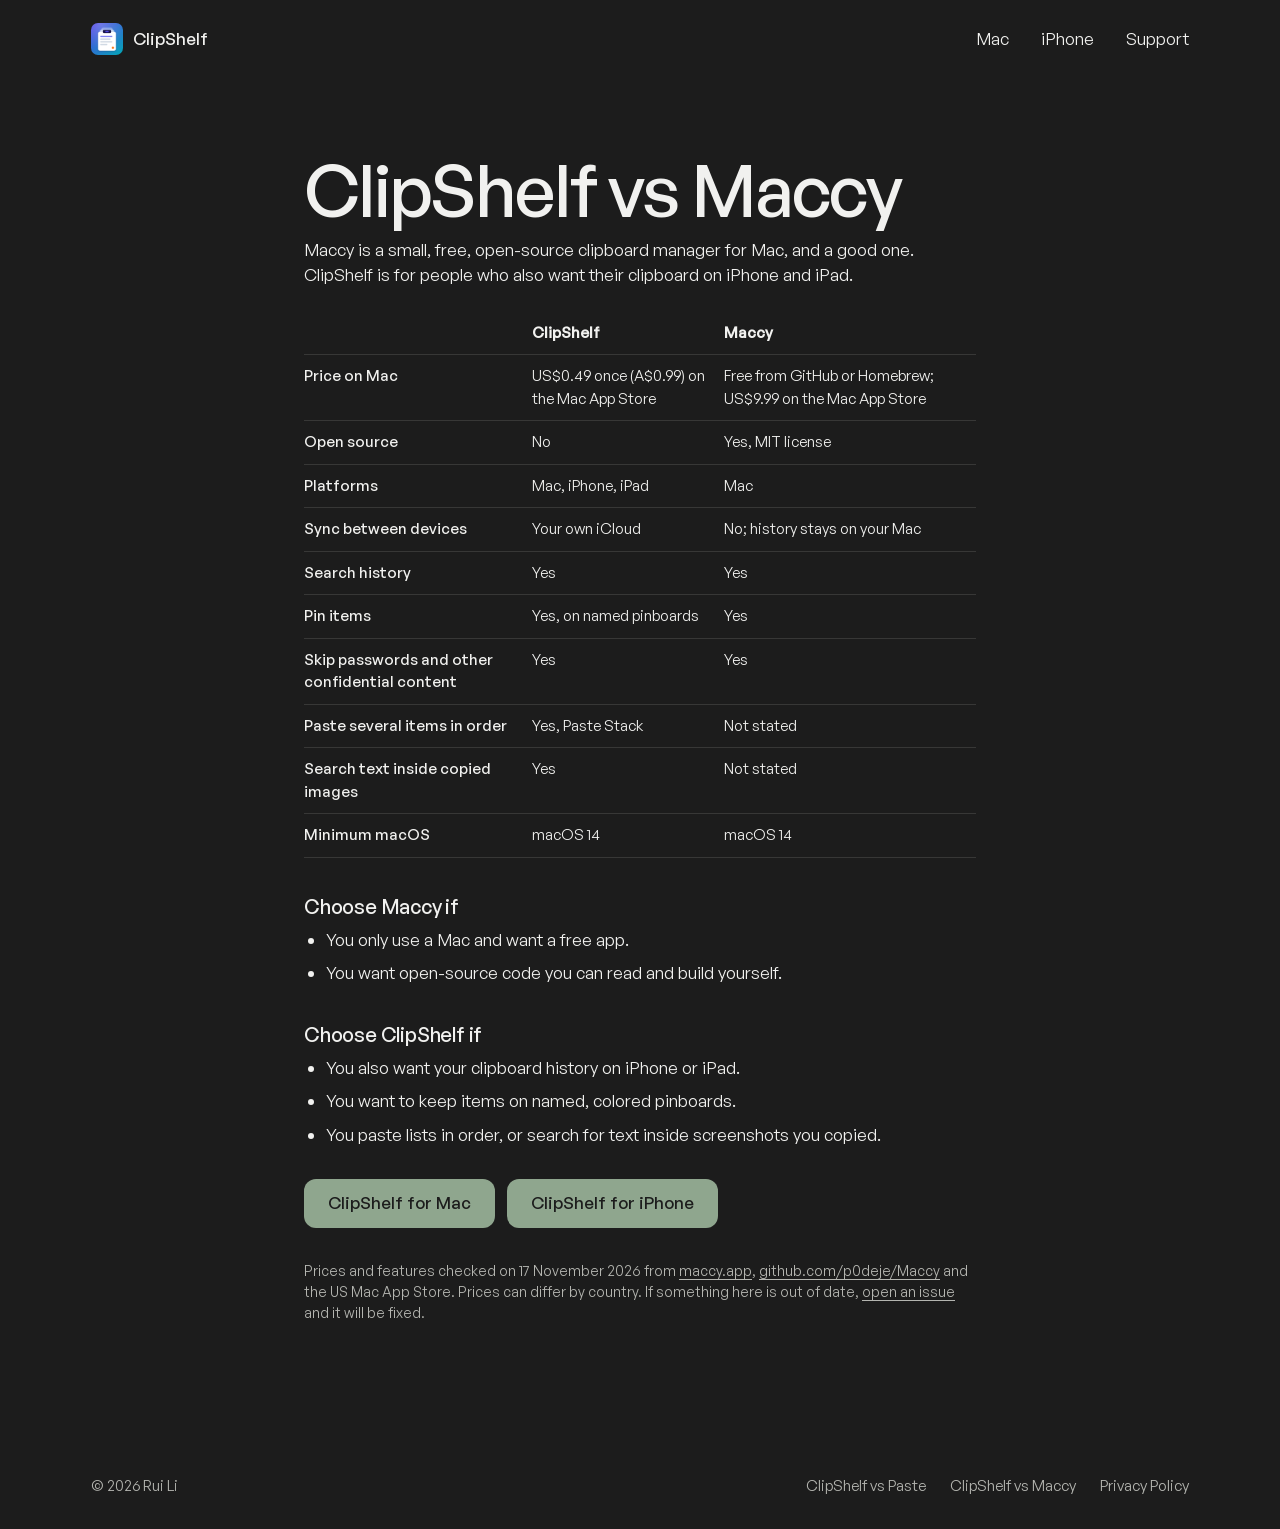
<file: vs-maccy.html>
<!doctype html>
<html lang="en">
<head>
<meta charset="utf-8">
<meta name="viewport" content="width=device-width, initial-scale=1">
<title>ClipShelf vs Maccy: Mac Clipboard Managers Compared</title>
<meta name="description" content="Maccy is a free, open-source clipboard manager for Mac. ClipShelf adds an iPhone and iPad app, iCloud sync, pinboards and text search in images, for a one-time US$0.49.">
<link rel="canonical" href="https://clipshelfapp.vercel.app/vs-maccy">
<meta name="theme-color" content="#1c1c1c">
<meta property="og:type" content="website">
<meta property="og:site_name" content="ClipShelf">
<meta property="og:title" content="ClipShelf vs Maccy: Mac Clipboard Managers Compared">
<meta property="og:description" content="Maccy is a free, open-source clipboard manager for Mac. ClipShelf adds an iPhone and iPad app, iCloud sync, pinboards and text search in images, for a one-time US$0.49.">
<meta property="og:url" content="https://clipshelfapp.vercel.app/vs-maccy">
<meta property="og:image" content="https://clipshelfapp.vercel.app/assets/img/og.jpg">
<meta property="og:image:width" content="1200">
<meta property="og:image:height" content="630">
<meta property="og:image:alt" content="The ClipShelf shelf on a Mac, showing copied images, text, a link and a color as cards.">
<meta name="twitter:card" content="summary_large_image">
<link rel="icon" href="favicon.png" type="image/png">
<link rel="apple-touch-icon" href="apple-touch-icon.png">
<link rel="preload" href="assets/fonts/general-sans-500.woff2" as="font" type="font/woff2" crossorigin>
<link rel="stylesheet" href="assets/site.css">
<script type="application/ld+json">{"@context":"https://schema.org","@graph":[{"@type":"Person","@id":"https://clipshelfapp.vercel.app/#publisher","name":"Rui Li","url":"https://clipshelfapp.vercel.app/"},{"@type":"BreadcrumbList","itemListElement":[{"@type":"ListItem","position":1,"name":"ClipShelf","item":"https://clipshelfapp.vercel.app/"},{"@type":"ListItem","position":2,"name":"ClipShelf vs Maccy","item":"https://clipshelfapp.vercel.app/vs-maccy"}]}]}</script>
</head>
<body>
<a class="skip" href="#main">Skip to content</a>
<header class="top">
  <a class="top-mark" href="./"><img src="assets/img/icon-192.png" width="32" height="32" alt=""><span>ClipShelf</span></a>
  <nav class="top-links" aria-label="Main">
    <a href="mac">Mac</a>
    <a href="iphone">iPhone</a>
    <a href="support">Support</a>
  </nav>
</header>
<main id="main">
<article class="doc">
  <h1>ClipShelf vs Maccy</h1>
  <p>Maccy is a small, free, open-source clipboard manager for Mac, and a good one. ClipShelf is for people who also want their clipboard on iPhone and iPad.</p>
  <table class="compare">
    <thead><tr><th scope="col"></th><th scope="col">ClipShelf</th><th scope="col">Maccy</th></tr></thead>
    <tbody><tr><th scope="row">Price on Mac</th><td>US$0.49 once (A$0.99) on the Mac App Store</td><td>Free from GitHub or Homebrew; US$9.99 on the Mac App Store</td></tr><tr><th scope="row">Open source</th><td>No</td><td>Yes, MIT license</td></tr><tr><th scope="row">Platforms</th><td>Mac, iPhone, iPad</td><td>Mac</td></tr><tr><th scope="row">Sync between devices</th><td>Your own iCloud</td><td>No; history stays on your Mac</td></tr><tr><th scope="row">Search history</th><td>Yes</td><td>Yes</td></tr><tr><th scope="row">Pin items</th><td>Yes, on named pinboards</td><td>Yes</td></tr><tr><th scope="row">Skip passwords and other confidential content</th><td>Yes</td><td>Yes</td></tr><tr><th scope="row">Paste several items in order</th><td>Yes, Paste Stack</td><td>Not stated</td></tr><tr><th scope="row">Search text inside copied images</th><td>Yes</td><td>Not stated</td></tr><tr><th scope="row">Minimum macOS</th><td>macOS 14</td><td>macOS 14</td></tr></tbody>
  </table>
  <h2>Choose Maccy if</h2><ul><li>You only use a Mac and want a free app.</li><li>You want open-source code you can read and build yourself.</li></ul>
  <h2>Choose ClipShelf if</h2><ul><li>You also want your clipboard history on iPhone or iPad.</li><li>You want to keep items on named, colored pinboards.</li><li>You paste lists in order, or search for text inside screenshots you copied.</li></ul>
  <p class="buttons"><a class="button" href="https://apps.apple.com/app/id6823536096">ClipShelf for Mac</a><a class="button" href="https://apps.apple.com/app/id6823508990">ClipShelf for iPhone</a></p>
  <p class="small">Prices and features checked on 17 November 2026 from <a href="https://maccy.app/">maccy.app</a>, <a href="https://github.com/p0deje/Maccy">github.com/p0deje/Maccy</a> and the US Mac App Store. Prices can differ by country. If something here is out of date, <a href="https://github.com/RyanLii/clipshelf-site/issues">open an issue</a> and it will be fixed.</p>
</article>
</main>
<footer class="foot">
  <span>© 2026 Rui Li</span>
  <span class="foot-links"><a href="vs-paste">ClipShelf vs Paste</a><a href="vs-maccy">ClipShelf vs Maccy</a><a href="privacy">Privacy Policy</a></span>
</footer>
</body>
</html>
</file>
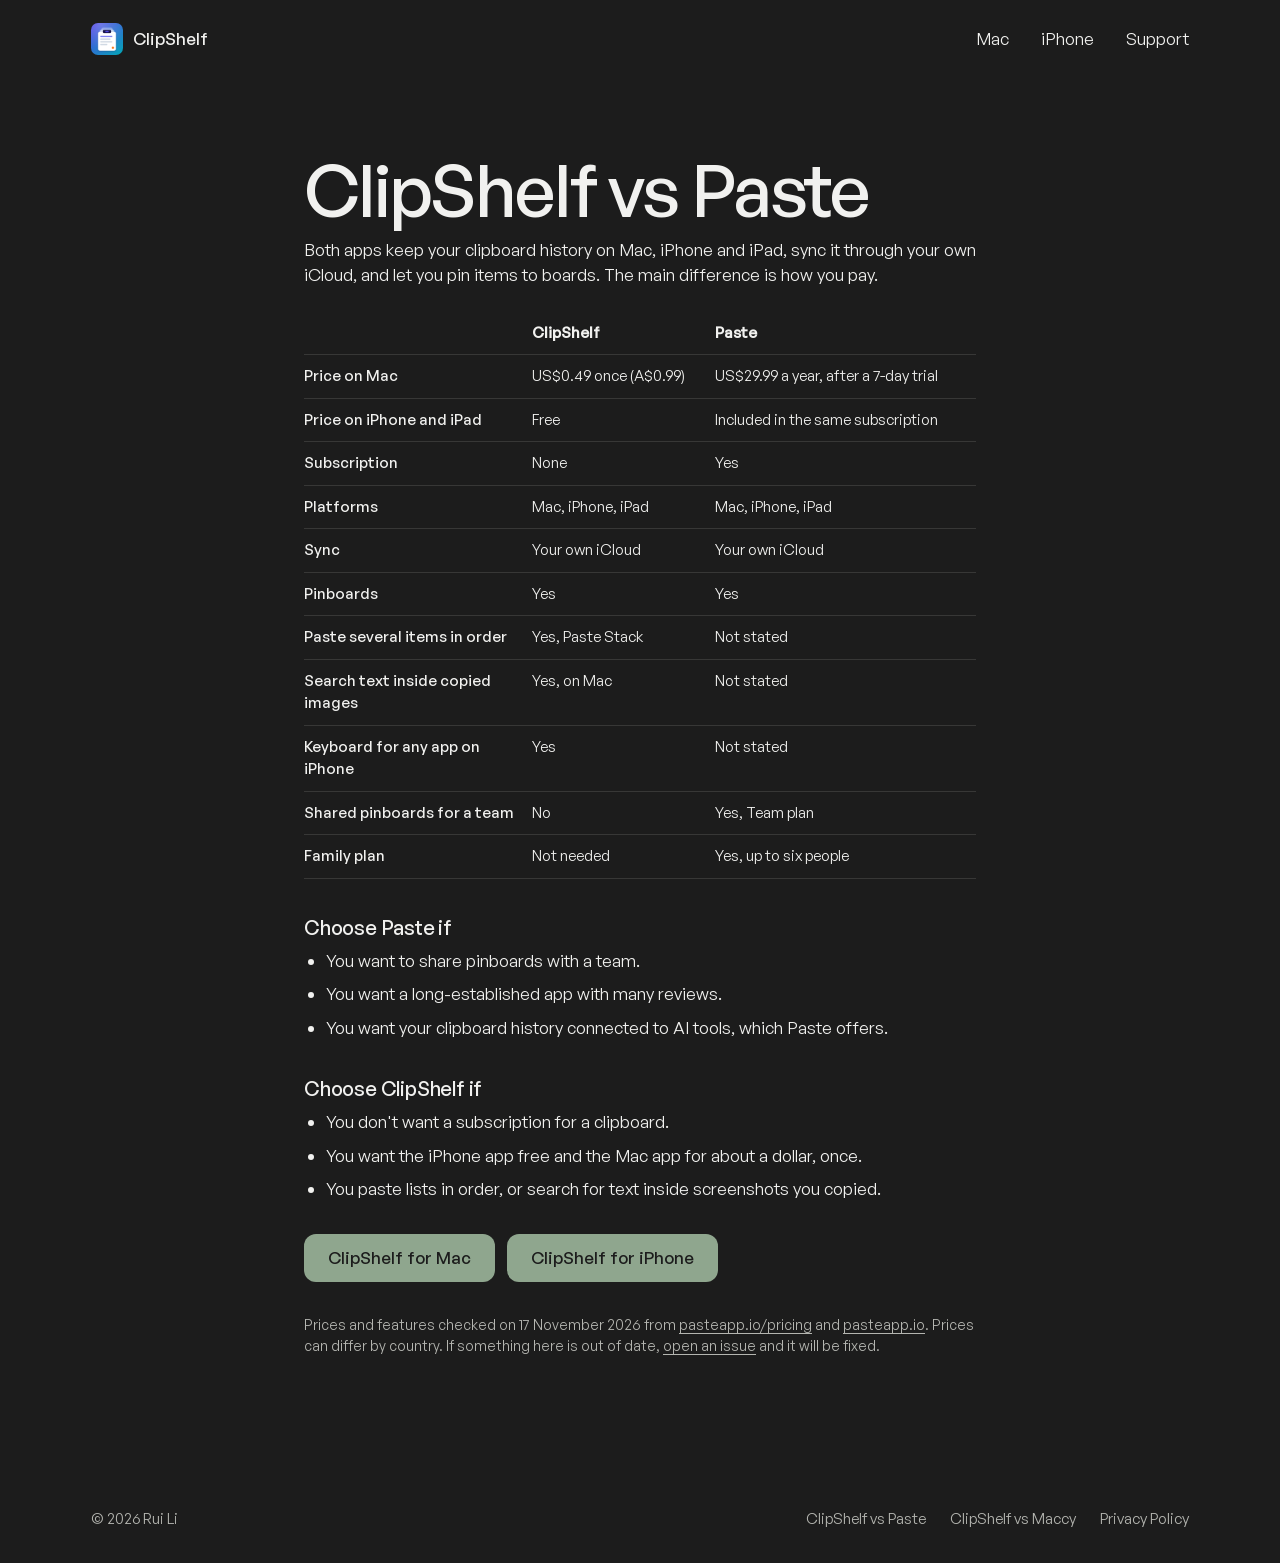
<file: vs-paste.html>
<!doctype html>
<html lang="en">
<head>
<meta charset="utf-8">
<meta name="viewport" content="width=device-width, initial-scale=1">
<title>ClipShelf vs Paste: Clipboard Manager Price and Features Compared</title>
<meta name="description" content="ClipShelf and Paste both keep clipboard history on Mac, iPhone and iPad with iCloud sync. Paste is a subscription; ClipShelf is free on iPhone and a one-time price on Mac.">
<link rel="canonical" href="https://clipshelfapp.vercel.app/vs-paste">
<meta name="theme-color" content="#1c1c1c">
<meta property="og:type" content="website">
<meta property="og:site_name" content="ClipShelf">
<meta property="og:title" content="ClipShelf vs Paste: Clipboard Manager Price and Features Compared">
<meta property="og:description" content="ClipShelf and Paste both keep clipboard history on Mac, iPhone and iPad with iCloud sync. Paste is a subscription; ClipShelf is free on iPhone and a one-time price on Mac.">
<meta property="og:url" content="https://clipshelfapp.vercel.app/vs-paste">
<meta property="og:image" content="https://clipshelfapp.vercel.app/assets/img/og.jpg">
<meta property="og:image:width" content="1200">
<meta property="og:image:height" content="630">
<meta property="og:image:alt" content="The ClipShelf shelf on a Mac, showing copied images, text, a link and a color as cards.">
<meta name="twitter:card" content="summary_large_image">
<link rel="icon" href="favicon.png" type="image/png">
<link rel="apple-touch-icon" href="apple-touch-icon.png">
<link rel="preload" href="assets/fonts/general-sans-500.woff2" as="font" type="font/woff2" crossorigin>
<link rel="stylesheet" href="assets/site.css">
<script type="application/ld+json">{"@context":"https://schema.org","@graph":[{"@type":"Person","@id":"https://clipshelfapp.vercel.app/#publisher","name":"Rui Li","url":"https://clipshelfapp.vercel.app/"},{"@type":"BreadcrumbList","itemListElement":[{"@type":"ListItem","position":1,"name":"ClipShelf","item":"https://clipshelfapp.vercel.app/"},{"@type":"ListItem","position":2,"name":"ClipShelf vs Paste","item":"https://clipshelfapp.vercel.app/vs-paste"}]}]}</script>
</head>
<body>
<a class="skip" href="#main">Skip to content</a>
<header class="top">
  <a class="top-mark" href="./"><img src="assets/img/icon-192.png" width="32" height="32" alt=""><span>ClipShelf</span></a>
  <nav class="top-links" aria-label="Main">
    <a href="mac">Mac</a>
    <a href="iphone">iPhone</a>
    <a href="support">Support</a>
  </nav>
</header>
<main id="main">
<article class="doc">
  <h1>ClipShelf vs Paste</h1>
  <p>Both apps keep your clipboard history on Mac, iPhone and iPad, sync it through your own iCloud, and let you pin items to boards. The main difference is how you pay.</p>
  <table class="compare">
    <thead><tr><th scope="col"></th><th scope="col">ClipShelf</th><th scope="col">Paste</th></tr></thead>
    <tbody><tr><th scope="row">Price on Mac</th><td>US$0.49 once (A$0.99)</td><td>US$29.99 a year, after a 7-day trial</td></tr><tr><th scope="row">Price on iPhone and iPad</th><td>Free</td><td>Included in the same subscription</td></tr><tr><th scope="row">Subscription</th><td>None</td><td>Yes</td></tr><tr><th scope="row">Platforms</th><td>Mac, iPhone, iPad</td><td>Mac, iPhone, iPad</td></tr><tr><th scope="row">Sync</th><td>Your own iCloud</td><td>Your own iCloud</td></tr><tr><th scope="row">Pinboards</th><td>Yes</td><td>Yes</td></tr><tr><th scope="row">Paste several items in order</th><td>Yes, Paste Stack</td><td>Not stated</td></tr><tr><th scope="row">Search text inside copied images</th><td>Yes, on Mac</td><td>Not stated</td></tr><tr><th scope="row">Keyboard for any app on iPhone</th><td>Yes</td><td>Not stated</td></tr><tr><th scope="row">Shared pinboards for a team</th><td>No</td><td>Yes, Team plan</td></tr><tr><th scope="row">Family plan</th><td>Not needed</td><td>Yes, up to six people</td></tr></tbody>
  </table>
  <h2>Choose Paste if</h2><ul><li>You want to share pinboards with a team.</li><li>You want a long-established app with many reviews.</li><li>You want your clipboard history connected to AI tools, which Paste offers.</li></ul>
  <h2>Choose ClipShelf if</h2><ul><li>You don't want a subscription for a clipboard.</li><li>You want the iPhone app free and the Mac app for about a dollar, once.</li><li>You paste lists in order, or search for text inside screenshots you copied.</li></ul>
  <p class="buttons"><a class="button" href="https://apps.apple.com/app/id6823536096">ClipShelf for Mac</a><a class="button" href="https://apps.apple.com/app/id6823508990">ClipShelf for iPhone</a></p>
  <p class="small">Prices and features checked on 17 November 2026 from <a href="https://pasteapp.io/pricing">pasteapp.io/pricing</a> and <a href="https://pasteapp.io/">pasteapp.io</a>. Prices can differ by country. If something here is out of date, <a href="https://github.com/RyanLii/clipshelf-site/issues">open an issue</a> and it will be fixed.</p>
</article>
</main>
<footer class="foot">
  <span>© 2026 Rui Li</span>
  <span class="foot-links"><a href="vs-paste">ClipShelf vs Paste</a><a href="vs-maccy">ClipShelf vs Maccy</a><a href="privacy">Privacy Policy</a></span>
</footer>
</body>
</html>
</file>
<file: assets/site.css>
@font-face { font-family: "General Sans"; src: url("fonts/general-sans-400.woff2") format("woff2"); font-weight: 400; font-display: swap; }
@font-face { font-family: "General Sans"; src: url("fonts/general-sans-500.woff2") format("woff2"); font-weight: 500; font-display: swap; }

:root { --bg: #1c1c1c; --ink: #f1f1ef; --muted: #b4b5b0; --accent: #8fa68e; --line: #ffffff22; --edge: clamp(20px, 4vw, 64px); --gap: clamp(72px, 10vw, 136px); }

*, *::before, *::after { box-sizing: border-box; }
html { -webkit-text-size-adjust: 100%; }
body { margin: 0; background: var(--bg); color: var(--ink); font: 400 1.0625rem/1.5 "General Sans", system-ui, sans-serif; -webkit-font-smoothing: antialiased; }
main, .top, .foot { max-width: 1200px; margin-inline: auto; padding-inline: var(--edge); }
img, video { display: block; width: 100%; height: auto; border-radius: 12px; }
a { color: inherit; text-underline-offset: 3px; }
a:hover { color: var(--accent); }
h1, h2, p, ul, ol, table { margin: 0; }
h1, h2 { font-weight: 500; letter-spacing: -0.02em; line-height: 1.1; }
h1 { font-size: clamp(2.5rem, 6vw, 4.5rem); letter-spacing: -0.03em; }
h2 { font-size: clamp(1.625rem, 3vw, 2.25rem); }
ul, ol { padding-left: 1.3em; display: grid; gap: 8px; }
:focus-visible { outline: 3px solid var(--ink); outline-offset: 3px; }
.skip { position: absolute; left: -999px; padding: 12px 16px; background: var(--ink); color: var(--bg); }
.skip:focus { left: 8px; top: 8px; }

.button { display: inline-block; padding: 14px 24px; border-radius: 12px; background: var(--accent); color: var(--bg); font-weight: 500; line-height: 1.2; text-decoration: none; }
.button:hover { background: #a1b6a0; color: var(--bg); }

.top { display: flex; align-items: center; justify-content: space-between; gap: 24px; padding-block: 16px; }
.top a { text-decoration: none; }
.top-mark { display: flex; align-items: center; gap: 10px; font-weight: 500; }
.top-mark img { width: 32px; border-radius: 7px; }
.top-links { display: flex; gap: clamp(16px, 3vw, 32px); }
.top-links a { padding-block: 10px; }
.top-links a[aria-current] { color: var(--accent); }

.hero { padding-top: clamp(32px, 6vw, 72px); }
.hero p { margin-top: 12px; color: var(--muted); font-size: clamp(1.125rem, 2vw, 1.375rem); }
.hero img, .hero video { margin-top: clamp(32px, 5vw, 56px); }

.split, .columns { display: grid; grid-template-columns: 1fr 1fr; gap: clamp(32px, 6vw, 80px); align-items: center; padding-top: var(--gap); }
.columns { align-items: start; }
.split:first-child { padding-top: clamp(32px, 6vw, 72px); }
.split h1 { font-size: clamp(2.25rem, 4vw, 3.25rem); }
.split.flip > div { order: 2; }
.split > div > * + *, .columns > div > * + *, .plain > * + * { margin-top: 16px; }
.phone { width: auto; max-height: min(78svh, 720px); max-width: 100%; margin-inline: auto; border-radius: 28px; }
.plain { padding-top: var(--gap); }
.plain ul { grid-template-columns: 1fr 1fr; gap: 8px clamp(32px, 6vw, 80px); }

table { width: 100%; border-collapse: collapse; }
th, td { text-align: left; vertical-align: top; padding: 10px 0; }
th { font-weight: 500; width: 46%; white-space: nowrap; padding-right: 16px; }
tr + tr > * { border-top: 1px solid var(--line); }

.doc { max-width: 42rem; margin-inline: auto; padding-top: clamp(32px, 6vw, 72px); }
.doc h1 { margin-bottom: 8px; }
.doc h2 { font-size: 1.25rem; letter-spacing: -0.01em; line-height: 1.25; margin-top: 36px; margin-bottom: 8px; }
.doc p + p { margin-top: .7em; }
.doc ul { margin-top: 8px; }

.foot { display: flex; flex-wrap: wrap; justify-content: space-between; gap: 8px 32px; margin-top: var(--gap); padding-block: 24px 32px; color: var(--muted); font-size: .9375rem; }
.foot a { text-decoration: none; }

@media (max-width: 720px) {
  .split, .columns { grid-template-columns: 1fr; }
  .split.flip > div { order: 0; }
  .plain ul { grid-template-columns: 1fr; }
  .phone { max-height: none; width: min(100%, 320px); }
}
@media (max-width: 420px) { .top-mark span { display: none; } }
.compare { margin-top: 24px; font-size: .9375rem; }
.compare th, .compare td { padding: 10px 12px 10px 0; border-bottom: 1px solid color-mix(in srgb, currentColor 12%, transparent); }
.compare tbody th { white-space: normal; width: 34%; }
.compare thead th { width: auto; font-weight: 600; }
.buttons { display: flex; flex-wrap: wrap; gap: 12px; margin-top: 32px !important; }
.foot-links { display: flex; flex-wrap: wrap; gap: 8px 24px; }
.small { color: var(--muted); font-size: .875rem; margin-top: 32px !important; }
</file>
